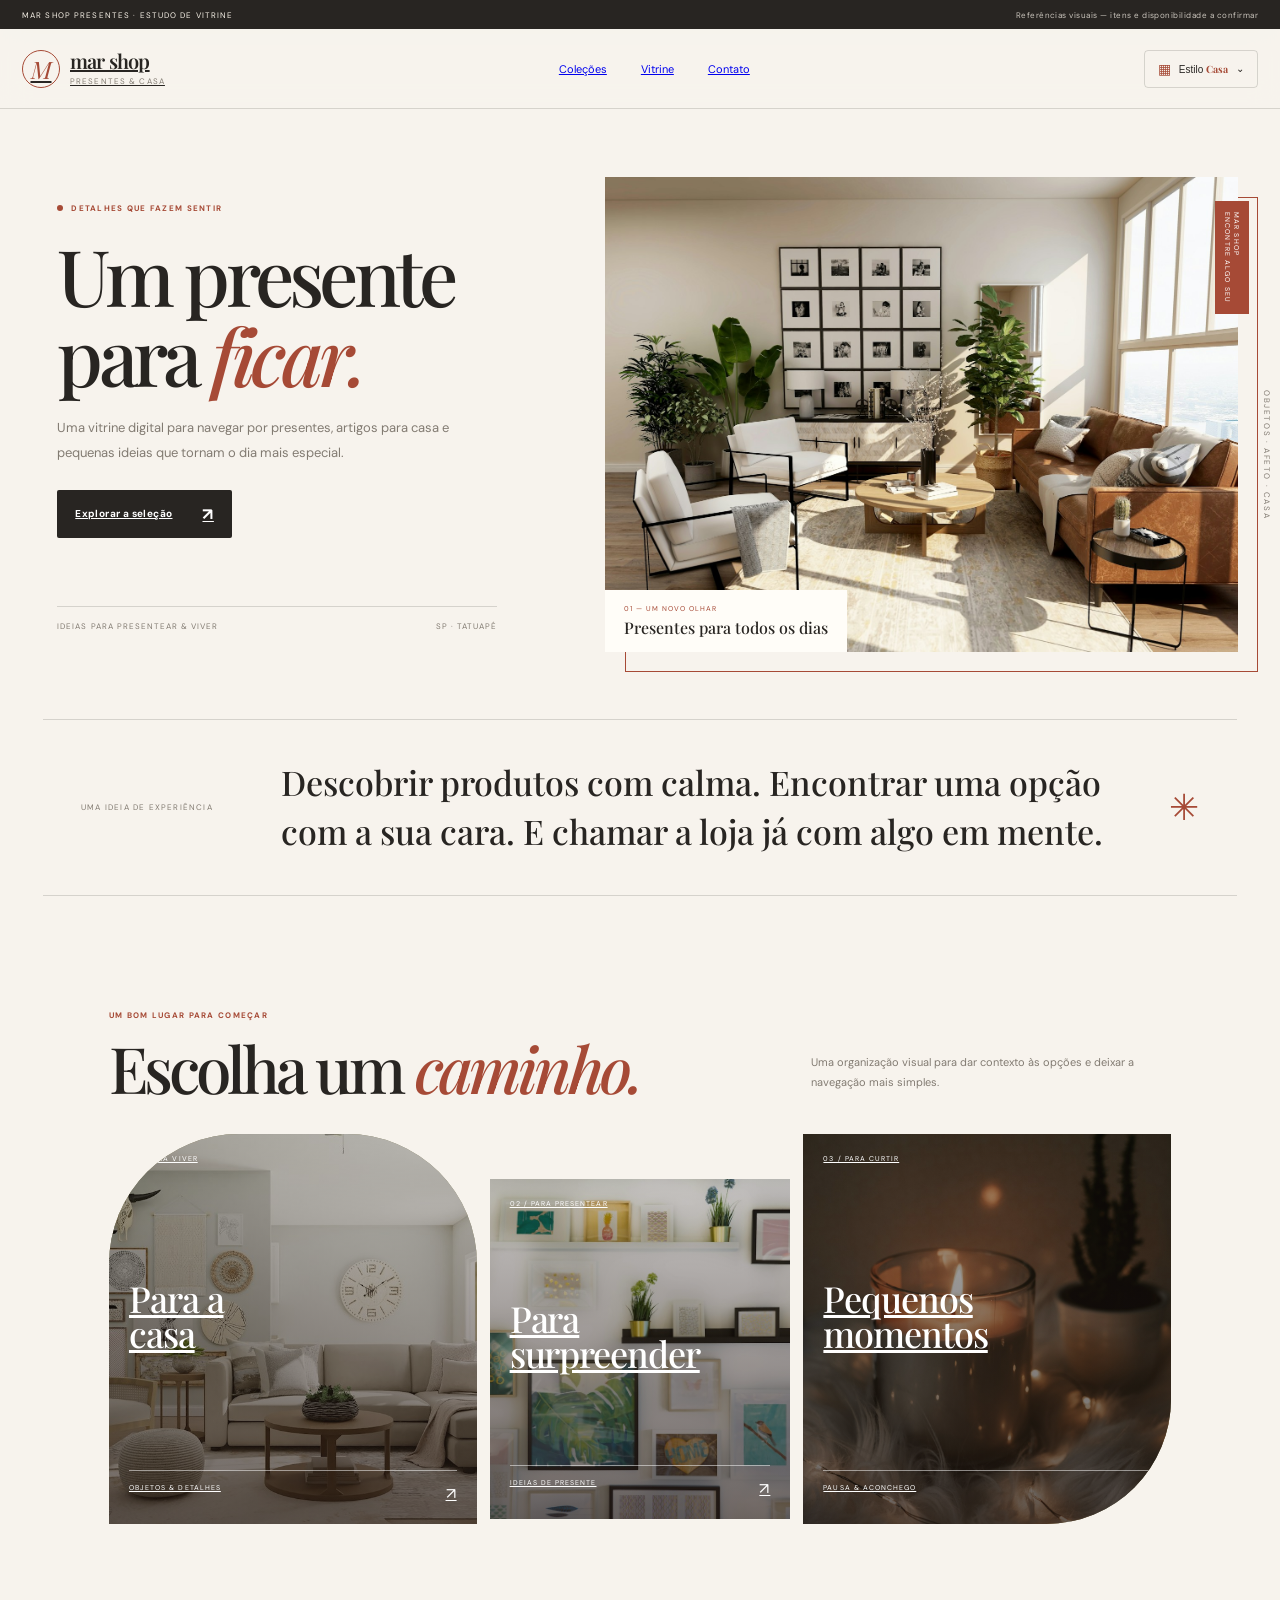
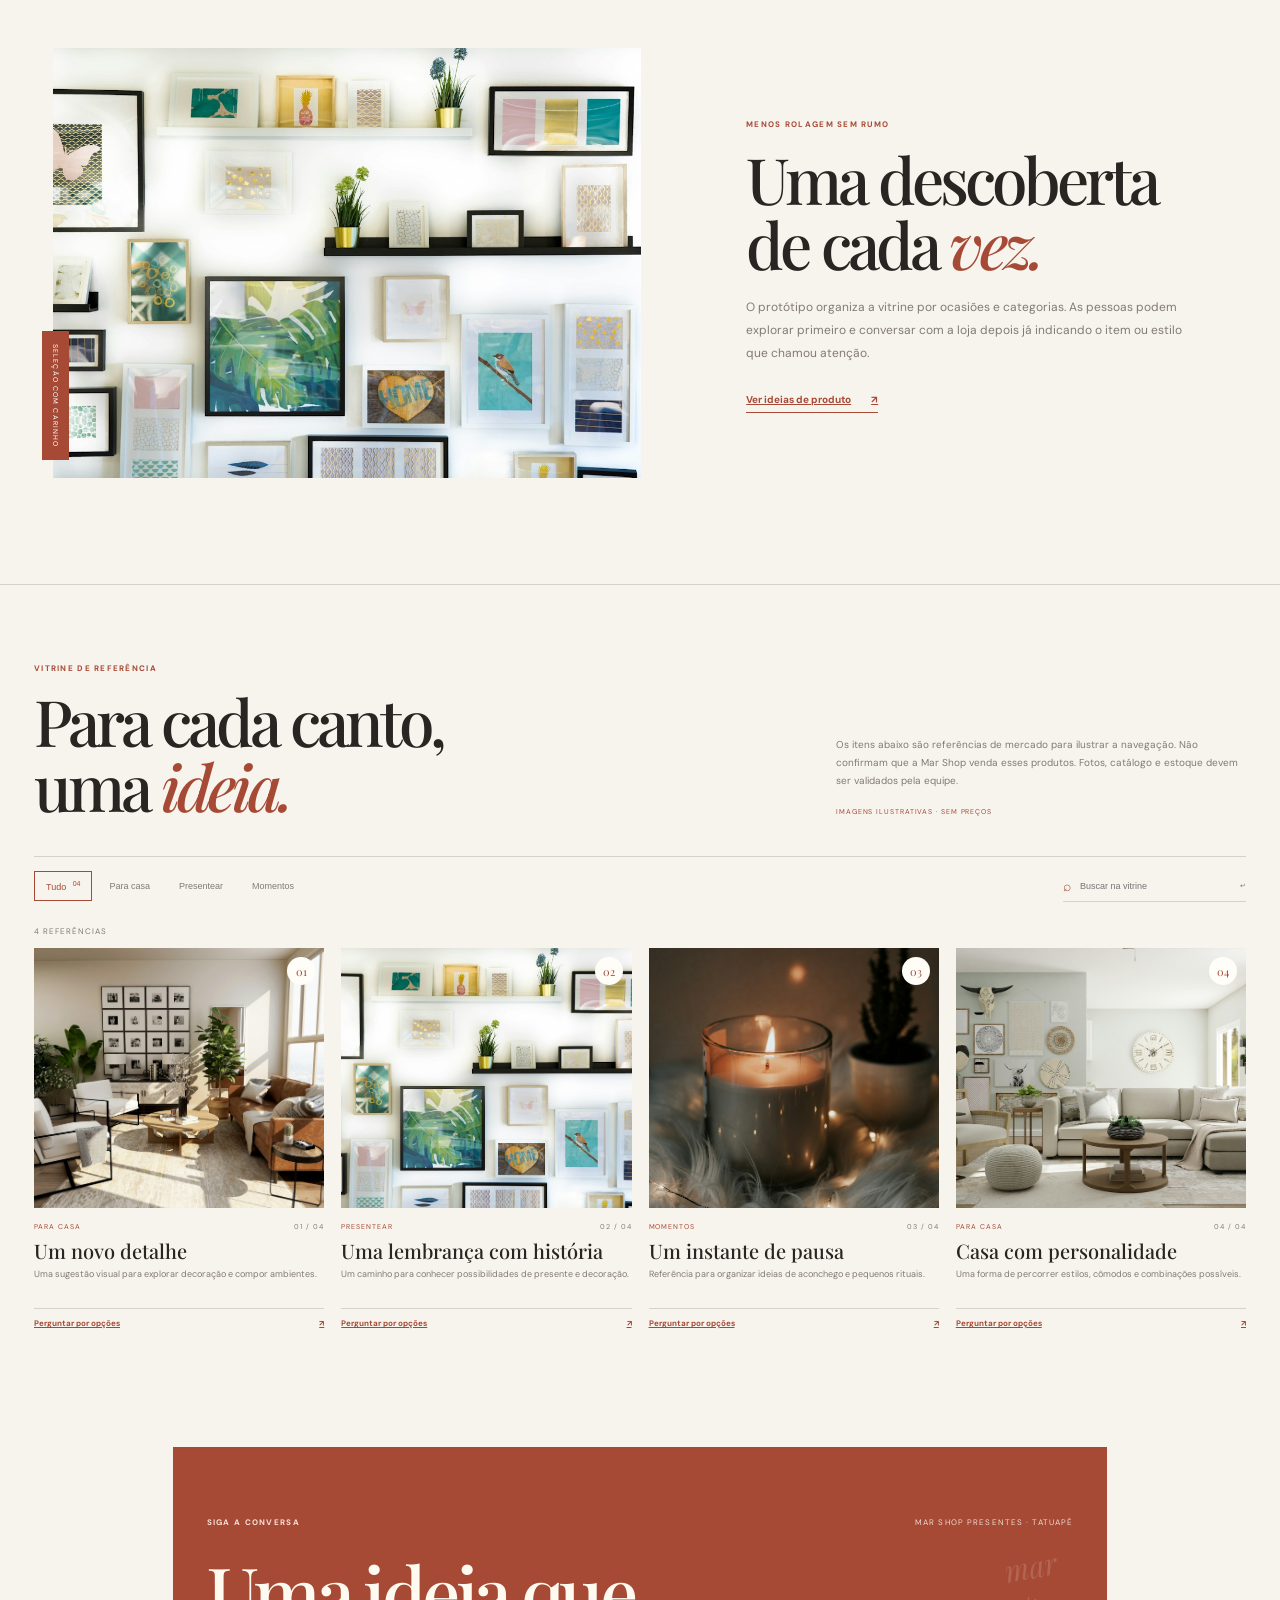
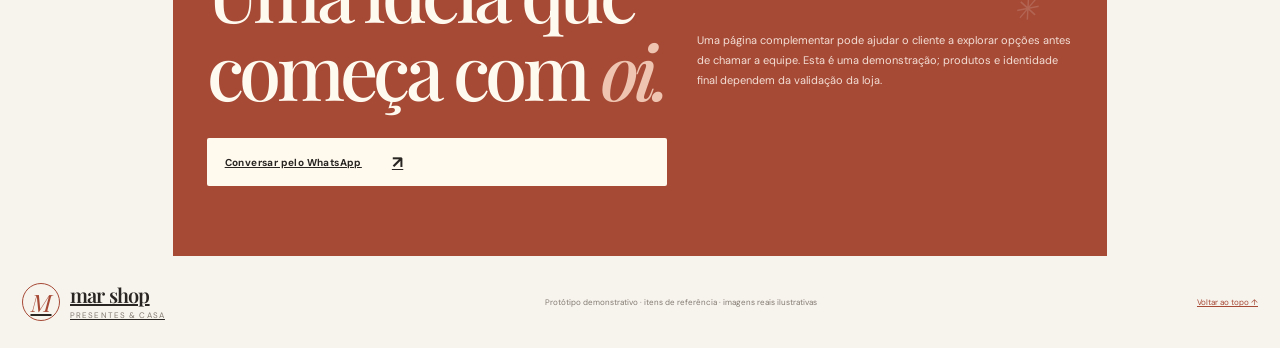
<file: index.html>
<!doctype html>
<html lang="pt-BR">
<head>
 <meta charset="utf-8"><meta name="viewport" content="width=device-width, initial-scale=1"><meta name="theme-color" content="#f7f3ed"><meta name="description" content="Estudo de uma vitrine digital para Mar Shop Presentes: ideias para descobrir presentes e artigos para casa.">
 <title>Mar Shop Presentes — ideias para casa e para dar</title>
 <link rel="preconnect" href="https://fonts.googleapis.com"><link rel="preconnect" href="https://fonts.gstatic.com" crossorigin><link href="https://fonts.googleapis.com/css2?family=DM+Sans:wght@400;500;600;700&family=Playfair+Display:ital,wght@0,500;0,600;0,700;1,500;1,600&display=swap" rel="stylesheet"><link rel="stylesheet" href="styles.css">
</head>
<body data-layout="casa">
 <div class="prototype-note"><span>MAR SHOP PRESENTES · ESTUDO DE VITRINE</span><span>Referências visuais — itens e disponibilidade a confirmar</span></div>
 <header class="header"><a href="#inicio" class="brand"><span class="brand-symbol">M</span><span><b>mar shop</b><small>presentes & casa</small></span></a><nav class="nav" id="nav"><a href="#colecoes">Coleções</a><a href="#vitrine">Vitrine</a><a href="#contato">Contato</a></nav><div class="header-right"><div class="design-menu-wrap"><button id="style-toggle" class="style-toggle" aria-expanded="false" aria-controls="style-menu"><span class="grid-icon">▦</span><span>Estilo <b id="style-name">Casa</b></span><span>⌄</span></button><div class="style-menu" id="style-menu" hidden><p>Selecione uma estrutura</p><button data-style="casa" class="style-option selected"><b>01</b><span><strong>Casa</strong><small>Editorial e acolhedor</small></span></button><button data-style="achados" class="style-option"><b>02</b><span><strong>Achados</strong><small>Galeria visual por ambiente</small></span></button><button data-style="guia" class="style-option"><b>03</b><span><strong>Guia</strong><small>Escolha direta por ocasião</small></span></button></div></div><button class="nav-toggle" aria-label="Abrir menu" aria-expanded="false">☰</button></div></header>
 <main id="inicio">
  <section class="hero section" id="hero"><div class="hero-text"><span class="eyebrow"><i></i> Detalhes que fazem sentir</span><h1>Um presente<br>para <em>ficar.</em></h1><p>Uma vitrine digital para navegar por presentes, artigos para casa e pequenas ideias que tornam o dia mais especial.</p><a class="pill dark" href="#colecoes">Explorar a seleção <span>↗</span></a><div class="hero-caption"><span>IDEIAS PARA PRESENTEAR & VIVER</span><span>SP · TATUAPÉ</span></div></div><figure class="hero-visual"><img src="assets/warm-home.jpg" alt="Sala acolhedora com decoração neutra, plantas e objetos para casa" fetchpriority="high"><figcaption><span>01 — UM NOVO OLHAR</span><b>Presentes para todos os dias</b></figcaption><span class="vertical-stamp">MAR SHOP<br>ENCONTRE ALGO SEU</span></figure><div class="hero-side">OBJETOS · AFETO · CASA</div></section>
  <section class="intro section"><span class="intro-kicker">UMA IDEIA DE EXPERIÊNCIA</span><p>Descobrir produtos com calma. Encontrar uma opção com a sua cara. E chamar a loja já com algo em mente.</p><span class="intro-mark">✳</span></section>
  <section class="collections section" id="colecoes"><div class="section-top"><div><span class="eyebrow">Um bom lugar para começar</span><h2>Escolha um <em>caminho.</em></h2></div><p>Uma organização visual para dar contexto às opções e deixar a navegação mais simples.</p></div><div class="collection-grid"><a href="#vitrine" class="collection-card collection-home" data-collection="para-casa"><img src="assets/decor-table.jpg" alt="Interior decorado com móveis e detalhes de casa" loading="lazy"><span class="collection-top">01 / PARA VIVER</span><strong>Para a<br>casa</strong><span class="collection-bottom">OBJETOS & DETALHES <i>↗</i></span></a><a href="#vitrine" class="collection-card collection-gift" data-collection="presentear"><img src="assets/gift-vase.jpg" alt="Parede decorada com quadros e objetos para presentear" loading="lazy"><span class="collection-top">02 / PARA PRESENTEAR</span><strong>Para<br>surpreender</strong><span class="collection-bottom">IDEIAS DE PRESENTE <i>↗</i></span></a><a href="#vitrine" class="collection-card collection-moment" data-collection="momentos"><img src="assets/candle-gift.jpg" alt="Vela acesa e pequenos detalhes para criar um ambiente acolhedor" loading="lazy"><span class="collection-top">03 / PARA CURTIR</span><strong>Pequenos<br>momentos</strong><span class="collection-bottom">PAUSA & ACONCHEGO <i>↗</i></span></a></div></section>
  <section class="manifesto section"><div class="manifesto-image"><img src="assets/gift-vase.jpg" alt="Detalhes de decoração de parede e objetos para casa" loading="lazy"><span>SELEÇÃO COM CARINHO</span></div><div class="manifesto-copy"><span class="eyebrow">Menos rolagem sem rumo</span><h2>Uma descoberta<br>de cada <em>vez.</em></h2><p>O protótipo organiza a vitrine por ocasiões e categorias. As pessoas podem explorar primeiro e conversar com a loja depois já indicando o item ou estilo que chamou atenção.</p><a class="line-link" href="#vitrine">Ver ideias de produto <span>↗</span></a></div></section>
  <section class="catalog section" id="vitrine"><div class="catalog-head"><div><span class="eyebrow">Vitrine de referência</span><h2>Para cada canto,<br>uma <em>ideia.</em></h2></div><div class="catalog-note"><p>Os itens abaixo são referências de mercado para ilustrar a navegação. Não confirmam que a Mar Shop venda esses produtos. Fotos, catálogo e estoque devem ser validados pela equipe.</p><span>IMAGENS ILUSTRATIVAS · SEM PREÇOS</span></div></div><div class="catalog-controls"><div class="filters"><button class="filter active" data-filter="todos" aria-pressed="true">Tudo <sup>04</sup></button><button class="filter" data-filter="para-casa" aria-pressed="false">Para casa</button><button class="filter" data-filter="presentear" aria-pressed="false">Presentear</button><button class="filter" data-filter="momentos" aria-pressed="false">Momentos</button></div><label class="search"><span>⌕</span><input id="search" type="search" placeholder="Buscar na vitrine" aria-label="Buscar na vitrine"><kbd>↵</kbd></label></div><div class="count" id="count" aria-live="polite">4 referências</div><div class="items-grid" id="items-grid">
   <article class="item" data-category="para-casa" data-search="sala decoração almofadas casa"><a class="item-image" href="#contato" data-interest="decoração para casa"><img src="assets/warm-home.jpg" alt="Sala aconchegante com móveis e objetos de decoração" loading="lazy"><span>01</span></a><div class="item-overline"><span>PARA CASA</span><span>01 / 04</span></div><h3>Um novo detalhe</h3><p>Uma sugestão visual para explorar decoração e compor ambientes.</p><a href="#contato" class="item-link" data-interest="decoração para casa">Perguntar por opções <span>↗</span></a></article>
   <article class="item" data-category="presentear" data-search="quadros presentes objetos parede"><a class="item-image" href="#contato" data-interest="presentes e objetos"><img src="assets/gift-vase.jpg" alt="Quadros e objetos decorativos em uma parede clara" loading="lazy"><span>02</span></a><div class="item-overline"><span>PRESENTEAR</span><span>02 / 04</span></div><h3>Uma lembrança com história</h3><p>Um caminho para conhecer possibilidades de presente e decoração.</p><a href="#contato" class="item-link" data-interest="presentes e objetos">Perguntar por opções <span>↗</span></a></article>
   <article class="item" data-category="momentos" data-search="vela aconchego descanso aromatizador"><a class="item-image" href="#contato" data-interest="itens para momentos especiais"><img src="assets/candle-gift.jpg" alt="Vela iluminando um ambiente acolhedor" loading="lazy"><span>03</span></a><div class="item-overline"><span>MOMENTOS</span><span>03 / 04</span></div><h3>Um instante de pausa</h3><p>Referência para organizar ideias de aconchego e pequenos rituais.</p><a href="#contato" class="item-link" data-interest="itens para momentos especiais">Perguntar por opções <span>↗</span></a></article>
   <article class="item" data-category="para-casa" data-search="móveis sala decoração ambiente casa"><a class="item-image" href="#contato" data-interest="artigos para casa"><img src="assets/decor-table.jpg" alt="Ambiente doméstico com decoração em tons neutros" loading="lazy"><span>04</span></a><div class="item-overline"><span>PARA CASA</span><span>04 / 04</span></div><h3>Casa com personalidade</h3><p>Uma forma de percorrer estilos, cômodos e combinações possíveis.</p><a href="#contato" class="item-link" data-interest="artigos para casa">Perguntar por opções <span>↗</span></a></article>
  </div><p class="empty" id="empty" hidden>Nenhuma referência encontrada. Experimente outro termo ou categoria.</p></section>
  <section class="contact section" id="contato"><div class="contact-top"><span class="eyebrow">Siga a conversa</span><span>MAR SHOP PRESENTES · TATUAPÉ</span></div><div class="contact-body"><h2>Uma ideia que<br>começa com <em>oi.</em></h2><p>Uma página complementar pode ajudar o cliente a explorar opções antes de chamar a equipe. Esta é uma demonstração; produtos e identidade final dependem da validação da loja.</p><a class="pill light" href="https://wa.me/551122962700?text=Ol%C3%A1%2C%20vim%20pelo%20prot%C3%B3tipo%20da%20Mar%20Shop%20Presentes%20e%20quero%20conversar." target="_blank" rel="noreferrer">Conversar pelo WhatsApp <span>↗</span></a></div><span class="contact-ornament">mar<br>✳</span></section>
 </main><footer class="footer"><a href="#inicio" class="brand"><span class="brand-symbol">M</span><span><b>mar shop</b><small>presentes & casa</small></span></a><p>Protótipo demonstrativo · itens de referência · imagens reais ilustrativas</p><a href="#inicio">Voltar ao topo ↑</a></footer><script src="app.js"></script>
</body></html>
</file>
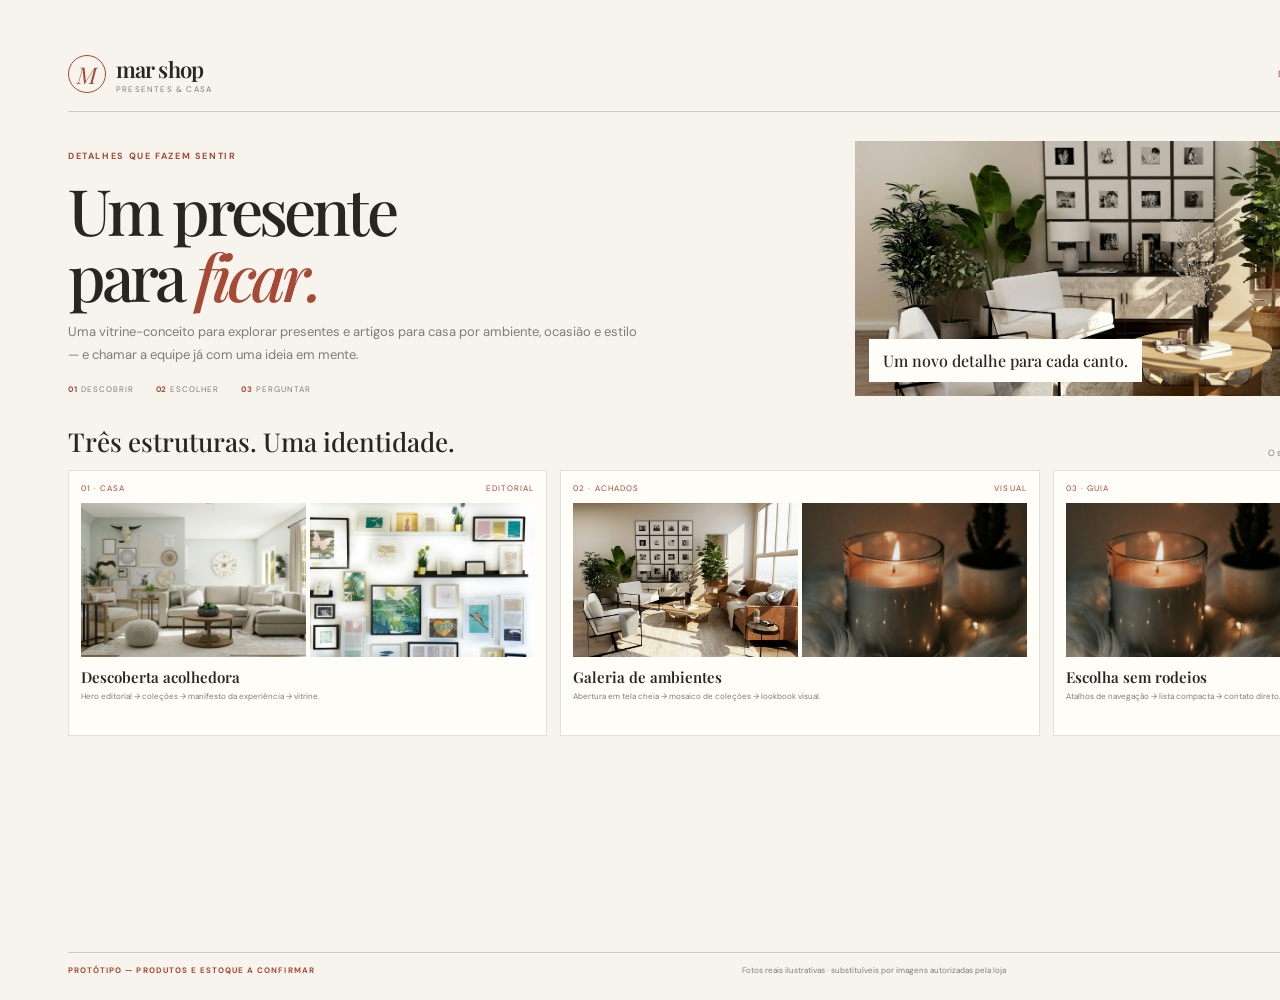
<file: presentation/board.html>
<!doctype html><html lang="pt-BR"><head><meta charset="utf-8"><meta name="viewport" content="width=device-width, initial-scale=1"><title>Mar Shop Presentes — prancha do protótipo</title><link rel="preconnect" href="https://fonts.googleapis.com"><link href="https://fonts.googleapis.com/css2?family=DM+Sans:wght@400;500;600;700&family=Playfair+Display:ital,wght@0,500;0,600;0,700;1,500;1,600&display=swap" rel="stylesheet"><style>*{box-sizing:border-box}body{margin:0;background:#e9e4dc;color:#282522;font-family:'DM Sans',Arial,sans-serif}.board{width:1600px;height:1000px;margin:0 auto;background:#f7f3ed;padding:54px 68px;position:relative;overflow:hidden}.top{display:flex;justify-content:space-between;align-items:center;border-bottom:1px solid #28252233;padding-bottom:17px}.brand{display:flex;align-items:center;gap:10px}.mark{width:38px;height:38px;border:1px solid #a64a36;border-radius:50%;display:grid;place-items:center;font:italic 23px 'Playfair Display';color:#a64a36}.brand b{font:600 22px 'Playfair Display';letter-spacing:-.04em}.brand small{display:block;font-size:8px;letter-spacing:.15em;text-transform:uppercase;color:#827b72}.top>span{font-size:9px;letter-spacing:.15em;text-transform:uppercase;color:#a64a36}.main{display:grid;grid-template-columns:1fr .9fr;gap:35px;align-items:center;padding-top:29px}.kicker{font-size:9px;letter-spacing:.18em;color:#a64a36;font-weight:700;text-transform:uppercase}.headline{font:500 64px/1.02 'Playfair Display';letter-spacing:-.06em;margin:13px 0}.headline em{color:#a64a36}.dek{font-size:13px;line-height:1.75;color:#827b72;max-width:580px}.proof{display:flex;gap:22px;margin-top:17px;font-size:8px;letter-spacing:.12em;text-transform:uppercase;color:#827b72}.proof b{color:#a64a36}.hero-shot{height:255px;position:relative;overflow:hidden}.hero-shot img{width:100%;height:100%;object-fit:cover}.caption{position:absolute;bottom:14px;left:14px;background:#fffdf8;padding:11px 14px;font:500 16px 'Playfair Display'}.side-label{position:absolute;right:15px;top:13px;writing-mode:vertical-rl;background:#a64a36;color:white;padding:10px 8px;font-size:7px;letter-spacing:.15em}.designs{margin-top:28px}.design-head{display:flex;justify-content:space-between;align-items:end;margin-bottom:11px}.design-head h2{font:500 26px 'Playfair Display';margin:0}.design-head p{font-size:9px;color:#827b72;margin:0}.cards{display:grid;grid-template-columns:repeat(3,1fr);gap:13px}.card{height:266px;background:#fffdf8;border:1px solid #28252222;padding:12px;overflow:hidden}.card-top{display:flex;justify-content:space-between;font-size:8px;color:#a64a36;letter-spacing:.13em;text-transform:uppercase}.mini{height:154px;margin-top:10px;display:grid;grid-template-columns:1fr 1fr;grid-template-rows:repeat(2,minmax(0,1fr));gap:4px;overflow:hidden}.mini img{width:100%;height:100%;object-fit:cover}.mini img:first-child,.mini img:nth-child(2){grid-row:span 2}.card h3{font:600 15px 'Playfair Display';margin:10px 0 3px}.card p{font-size:8px;line-height:1.5;color:#827b72;margin:0}.palette{position:absolute;right:70px;bottom:52px;display:flex;align-items:center;gap:7px}.swatch{width:17px;height:17px;border-radius:50%;border:1px solid #28252222}.swatch:nth-child(1){background:#282522}.swatch:nth-child(2){background:#a64a36}.swatch:nth-child(3){background:#76704a}.swatch:nth-child(4){background:#ead0c5}.swatch:nth-child(5){background:#f7f3ed}.palette span{font-size:7px;letter-spacing:.12em;color:#827b72;margin-right:5px}.bottom{position:absolute;left:68px;right:68px;bottom:25px;display:flex;justify-content:space-between;border-top:1px solid #28252233;padding-top:12px;font-size:8px;color:#827b72}.bottom strong{color:#a64a36;letter-spacing:.13em;text-transform:uppercase}.print-note{position:absolute;right:-98px;top:350px;transform:rotate(90deg);font:italic 14px 'Playfair Display';color:#a64a362b}@media print{body{background:white}.board{margin:0}}
</style></head><body><article class="board"><div class="print-note">objetos & afeto</div><header class="top"><div class="brand"><span class="mark">M</span><span><b>mar shop</b><small>presentes & casa</small></span></div><span>Estudo de experiência digital · Tatuapé / SP</span></header><section class="main"><div><span class="kicker">Detalhes que fazem sentir</span><h1 class="headline">Um presente<br>para <em>ficar.</em></h1><p class="dek">Uma vitrine-conceito para explorar presentes e artigos para casa por ambiente, ocasião e estilo — e chamar a equipe já com uma ideia em mente.</p><div class="proof"><span><b>01</b> Descobrir</span><span><b>02</b> Escolher</span><span><b>03</b> Perguntar</span></div></div><div class="hero-shot"><img src="../assets/warm-home.jpg" alt="Sala acolhedora ilustrativa"><span class="side-label">MAR SHOP · CASA & PRESENTES</span><span class="caption">Um novo detalhe para cada canto.</span></div></section><section class="designs"><div class="design-head"><h2>Três estruturas. Uma identidade.</h2><p>O seletor muda o percurso de navegação — não somente a cor.</p></div><div class="cards"><article class="card"><div class="card-top"><span>01 · Casa</span><span>Editorial</span></div><div class="mini"><img src="../assets/decor-table.jpg" alt=""><img src="../assets/gift-vase.jpg" alt=""></div><h3>Descoberta acolhedora</h3><p>Hero editorial → coleções → manifesto da experiência → vitrine.</p></article><article class="card"><div class="card-top"><span>02 · Achados</span><span>Visual</span></div><div class="mini"><img src="../assets/warm-home.jpg" alt=""><img src="../assets/candle-gift.jpg" alt=""></div><h3>Galeria de ambientes</h3><p>Abertura em tela cheia → mosaico de coleções → lookbook visual.</p></article><article class="card"><div class="card-top"><span>03 · Guia</span><span>Por ocasião</span></div><div class="mini"><img src="../assets/candle-gift.jpg" alt=""><img src="../assets/gift-vase.jpg" alt=""></div><h3>Escolha sem rodeios</h3><p>Atalhos de navegação → lista compacta → contato direto.</p></article></div></section><div class="palette"><span>PALETA SUGERIDA</span><i class="swatch"></i><i class="swatch"></i><i class="swatch"></i><i class="swatch"></i><i class="swatch"></i></div><footer class="bottom"><strong>Protótipo — produtos e estoque a confirmar</strong><span>Fotos reais ilustrativas · substituíveis por imagens autorizadas pela loja</span><span>MAR SHOP / CONCEITO 01</span></footer></article></body></html>
</file>
<file: styles.css>
:root{--bg:#f7f3ed;--paper:#fffdf8;--ink:#282522;--muted:#827b72;--rust:#a64a36;--rust2:#ead0c5;--olive:#76704a;--sand:#e8dfd1;--line:rgba(40,37,34,.16);--serif:'Playfair Display',Georgia,serif;--sans:'DM Sans',Arial,sans-serif;--max:1300px}*{box-sizing:border-box}html{scroll-behavior:smooth}body{margin:0;background:var(--bg);color:var(--ink);font-family:var(--sans);font-size:14px}.prototype-note{height:29px;display:flex;align-items:center;justify-content:space-between;background:var(--ink);color:#f8f2e8;padding:0 max(22px,calc((100vw - var(--max))/2));font-size:8px;letter-spacing:.14em}.prototype-note span:last-child{letter-spacing:.06em;opacity:.78}.header{height:80px;position:sticky;top:0;z-index:20;background:#f7f3edeb;backdrop-filter:blur(14px);border-bottom:1px solid var(--line);display:flex;align-items:center;justify-content:space-between;padding:0 max(22px,calc((100vw - var(--max))/2))}.brand{display:flex;gap:10px;align-items:center;color:var(--ink)}.brand-symbol{width:38px;height:38px;border:1px solid var(--rust);border-radius:50%;display:grid;place-items:center;color:var(--rust);font:italic 24px var(--serif)}.brand b{font:600 20px var(--serif);display:block;line-height:1;letter-spacing:-.04em}.brand small{font-size:8px;letter-spacing:.14em;text-transform:uppercase;color:var(--muted);display:block;margin-top:5px}.nav{display:flex;gap:34px;font-size:11px}.nav a:hover,.footer>a:last-child:hover{color:var(--rust)}.header-right{display:flex;align-items:center;gap:14px}.design-menu-wrap{position:relative}.style-toggle{display:flex;align-items:center;gap:8px;padding:10px 13px;background:transparent;border:1px solid var(--line);border-radius:4px;font-size:10px;color:var(--ink);cursor:pointer}.style-toggle b{font-family:var(--serif);color:var(--rust)}.grid-icon{font-size:14px;color:var(--rust)}.style-menu{position:absolute;right:0;top:calc(100% + 10px);width:248px;background:var(--paper);box-shadow:0 16px 44px #34291d28;border:1px solid var(--line);padding:13px;animation:drop .2s ease-out}.style-menu[hidden]{display:none}.style-menu p{font-size:8px;letter-spacing:.15em;text-transform:uppercase;color:var(--muted);margin:2px 7px 9px}.style-option{width:100%;border:0;background:none;text-align:left;display:flex;align-items:center;gap:12px;padding:10px 8px;cursor:pointer;color:var(--ink)}.style-option:hover,.style-option.selected{background:#f0e6dc}.style-option>b{font-size:10px;color:var(--rust);font-family:var(--serif)}.style-option strong,.style-option small{display:block}.style-option strong{font-size:11px}.style-option small{font-size:9px;color:var(--muted);margin-top:3px}.nav-toggle{display:none;background:none;border:0;font-size:20px;color:var(--ink)}main{overflow:hidden}.section{max-width:var(--max);margin:auto}.hero{display:grid;grid-template-columns:.9fr 1.1fr;align-items:center;gap:45px;min-height:610px;padding:65px 34px;position:relative}.hero-text{padding-left:3%;position:relative;z-index:2}.eyebrow{display:inline-flex;align-items:center;gap:8px;color:var(--rust);font-size:8px;letter-spacing:.16em;text-transform:uppercase;font-weight:700}.eyebrow i{width:6px;height:6px;background:var(--rust);border-radius:50%}.hero h1,.section-top h2,.manifesto h2,.catalog-head h2,.contact h2{font:500 clamp(54px,6.1vw,84px)/1.02 var(--serif);letter-spacing:-.06em;margin:21px 0}.hero h1 em,.section-top h2 em,.manifesto h2 em,.catalog-head h2 em,.contact h2 em{color:var(--rust);font-weight:500}.hero-text>p{color:var(--muted);font-size:13px;line-height:1.9;max-width:400px;margin:0 0 24px}.pill{display:inline-flex;align-items:center;gap:30px;padding:13px 18px;border-radius:2px;font-size:10px;letter-spacing:.04em;font-weight:700;transition:transform .22s,background .22s}.pill:hover{transform:translateY(-3px)}.pill span{font-size:17px}.pill.dark{background:var(--ink);color:white}.pill.dark:hover{background:var(--rust)}.hero-caption{max-width:440px;border-top:1px solid var(--line);padding-top:14px;margin-top:68px;display:flex;justify-content:space-between;font-size:8px;letter-spacing:.13em;color:var(--muted)}.hero-visual{height:475px;position:relative;margin:0;background:#d9d0c1}.hero-visual:before{content:"";position:absolute;inset:20px -20px -20px 20px;border:1px solid var(--rust);pointer-events:none}.hero-visual img{width:100%;height:100%;object-fit:cover;display:block;position:relative}.hero-visual figcaption{position:absolute;bottom:0;left:0;background:var(--paper);padding:14px 19px;display:grid;gap:4px;min-width:215px}.hero-visual figcaption span{font-size:7px;color:var(--rust);letter-spacing:.14em}.hero-visual figcaption b{font:500 16px var(--serif)}.vertical-stamp{position:absolute;right:-11px;top:24px;writing-mode:vertical-rl;background:var(--rust);color:white;padding:11px 8px;font-size:7px;letter-spacing:.16em}.hero-side{position:absolute;right:0;top:46%;writing-mode:vertical-rl;font-size:8px;letter-spacing:.2em;color:var(--muted)}.intro{display:grid;grid-template-columns:.6fr 3fr auto;align-items:center;gap:28px;padding:38px 38px;border-top:1px solid var(--line);border-bottom:1px solid var(--line)}.intro-kicker{font-size:8px;letter-spacing:.15em;color:var(--muted)}.intro p{font:500 clamp(22px,2.8vw,34px)/1.45 var(--serif);max-width:860px;margin:0}.intro-mark{font-size:36px;color:var(--rust)}.collections{padding:108px 34px 100px}.section-top{display:grid;grid-template-columns:1fr 1fr;align-items:end;margin-bottom:34px}.section-top h2,.catalog-head h2{font-size:clamp(43px,5vw,65px);margin:13px 0 0}.section-top>p{font-size:11px;color:var(--muted);line-height:1.8;max-width:360px;justify-self:end;margin-bottom:7px}.collection-grid{display:grid;grid-template-columns:1.1fr .9fr 1.1fr;gap:13px;align-items:start}.collection-card{height:390px;position:relative;display:flex;flex-direction:column;justify-content:space-between;padding:20px;color:white;overflow:hidden;background:var(--olive);isolation:isolate}.collection-card:after{content:"";position:absolute;inset:0;background:linear-gradient(180deg,#261c1640,#251813a8);z-index:-1;transition:opacity .3s}.collection-card:hover:after{opacity:.68}.collection-card img{position:absolute;inset:0;width:100%;height:100%;object-fit:cover;z-index:-2;transition:transform .65s}.collection-card:hover img{transform:scale(1.05)}.collection-home{border-radius:130px 130px 0 0}.collection-gift{height:340px;margin-top:45px}.collection-moment{border-radius:0 0 125px 0}.collection-top,.collection-bottom{font-size:7px;letter-spacing:.15em}.collection-card strong{font:500 36px/.97 var(--serif);letter-spacing:-.03em}.collection-bottom{border-top:1px solid #ffffff80;padding-top:12px;display:flex;justify-content:space-between}.collection-bottom i{font-size:16px;font-style:normal}.manifesto{padding:24px 34px 106px;display:grid;grid-template-columns:1.1fr .9fr;gap:9%;align-items:center}.manifesto-image{height:430px;position:relative}.manifesto-image img{width:100%;height:100%;object-fit:cover}.manifesto-image span{position:absolute;left:-11px;bottom:18px;writing-mode:vertical-rl;background:var(--rust);color:white;padding:13px 9px;font-size:7px;letter-spacing:.16em}.manifesto-copy{padding-right:8%}.manifesto h2{font-size:clamp(45px,5vw,68px);margin:15px 0}.manifesto-copy p{font-size:12px;line-height:1.9;color:var(--muted);max-width:440px;margin:20px 0 24px}.line-link{display:inline-flex;gap:20px;align-items:center;border-bottom:1px solid var(--rust);padding-bottom:6px;color:var(--rust);font-size:10px;font-weight:700}.catalog{padding:72px 34px 110px;border-top:1px solid var(--line)}.catalog-head{display:grid;grid-template-columns:1.1fr .9fr;gap:35px;align-items:end}.catalog-note{max-width:410px;justify-self:end}.catalog-note p{font-size:10px;line-height:1.8;color:var(--muted);margin:0 0 10px}.catalog-note span{color:var(--rust);font-size:7px;letter-spacing:.13em}.catalog-controls{display:flex;justify-content:space-between;align-items:center;gap:15px;margin-top:38px;border-top:1px solid var(--line);padding-top:13px}.filters{display:flex;gap:5px;flex-wrap:wrap}.filter{border:1px solid transparent;padding:8px 11px;background:transparent;color:var(--muted);font-size:9px;cursor:pointer}.filter:hover,.filter.active{color:var(--rust);border-color:var(--rust)}.filter sup{font-size:7px;margin-left:4px}.search{display:flex;align-items:center;gap:7px;border-bottom:1px solid var(--line);height:32px;color:var(--rust)}.search input{border:0;outline:0;background:transparent;font-size:9px;width:155px;color:var(--ink)}.search kbd{font-size:7px;color:var(--muted)}.count{margin:24px 0 12px;color:var(--muted);font-size:8px;letter-spacing:.13em;text-transform:uppercase}.items-grid{display:grid;grid-template-columns:repeat(4,1fr);gap:17px}.item-image{position:relative;height:260px;display:block;overflow:hidden;background:var(--sand)}.item-image img{width:100%;height:100%;object-fit:cover;display:block;transition:transform .55s}.item-image:hover img{transform:scale(1.045)}.item-image>span{position:absolute;right:9px;top:9px;background:var(--paper);width:28px;height:28px;border-radius:50%;display:grid;place-items:center;color:var(--rust);font:11px var(--serif)}.item-overline{display:flex;justify-content:space-between;margin-top:14px;font-size:7px;letter-spacing:.14em;color:var(--rust)}.item-overline span:last-child{color:var(--muted)}.item h3{font:500 20px/1.1 var(--serif);margin:9px 0 5px}.item p{font-size:9px;line-height:1.7;color:var(--muted);min-height:32px;margin:0 0 9px}.item-link{display:flex;justify-content:space-between;border-top:1px solid var(--line);padding:9px 0;color:var(--rust);font-size:8px;font-weight:700}.empty{border:1px dashed var(--line);padding:22px;color:var(--muted);font-size:11px}.contact{max-width:none;background:var(--rust);color:#fffaf0;padding:70px max(34px,calc((100vw - 1232px)/2));position:relative;overflow:hidden}.contact-top{display:flex;justify-content:space-between;font-size:8px;letter-spacing:.14em;color:#f1dacf}.contact .eyebrow{color:#fae2d7}.contact-body{display:grid;grid-template-columns:1.1fr .9fr;align-items:end;gap:30px;margin-top:26px}.contact h2{font-size:clamp(47px,6vw,76px);margin:0}.contact h2 em{color:#efc5b1}.contact-body p{font-size:11px;line-height:1.8;color:#f4dfd5;max-width:390px;margin:0 0 18px}.pill.light{background:#fff9ee;color:var(--ink)}.contact-ornament{position:absolute;right:5%;top:24%;font:italic 30px var(--serif);color:#ffffff26;transform:rotate(-11deg)}.footer{display:flex;align-items:center;justify-content:space-between;gap:15px;padding:27px max(22px,calc((100vw - var(--max))/2));font-size:8px;color:var(--muted)}.footer p{text-align:center}.footer>a:last-child{color:var(--rust)}.section.reveal{opacity:0;transform:translateY(18px);transition:.7s opacity,.7s transform}.section.reveal.visible{opacity:1;transform:none}body.switching main{opacity:.65;transform:translateY(4px)}main{transition:.22s opacity,.22s transform}
/* 02 Achados: edge-to-edge photo wall, category strip and stacked lookbook. */
body[data-layout="achados"] .hero{max-width:none;height:660px;min-height:0;padding:0;display:block;background:var(--ink);color:white}body[data-layout="achados"] .hero-visual{position:absolute;inset:0;height:auto;margin:0;opacity:.52}body[data-layout="achados"] .hero-visual:before{display:none}body[data-layout="achados"] .hero-visual img{height:100%;object-position:center 48%}body[data-layout="achados"] .hero-visual figcaption{bottom:28px;left:auto;right:max(34px,calc((100vw - 1232px)/2))}body[data-layout="achados"] .hero-text{position:absolute;left:max(35px,calc((100vw - 1232px)/2));bottom:70px;padding:0;max-width:650px}body[data-layout="achados"] .hero h1{font-size:clamp(64px,8vw,110px)}body[data-layout="achados"] .hero h1 em{color:#efc5b1}body[data-layout="achados"] .hero-text>p{color:#f2e9df}body[data-layout="achados"] .hero-caption,body[data-layout="achados"] .hero-side{display:none}body[data-layout="achados"] .pill.dark{background:#fff9ef;color:var(--ink)}body[data-layout="achados"] .intro{display:none}body[data-layout="achados"] .collections{padding-top:70px}body[data-layout="achados"] .collection-grid{grid-template-columns:1fr 1.25fr 1fr;align-items:stretch}body[data-layout="achados"] .collection-card{height:420px;border-radius:0;margin:0}body[data-layout="achados"] .collection-gift{height:420px}body[data-layout="achados"] .manifesto{padding-top:0;grid-template-columns:.7fr 1.3fr}body[data-layout="achados"] .manifesto-image{height:330px}body[data-layout="achados"] .manifesto-copy{order:-1}body[data-layout="achados"] .catalog{background:#ebe4d9;max-width:none;padding-left:max(34px,calc((100vw - 1232px)/2));padding-right:max(34px,calc((100vw - 1232px)/2))}body[data-layout="achados"] .items-grid{grid-template-columns:repeat(3,1fr)}body[data-layout="achados"] .item-image{height:320px}
/* 03 Guia: occasion-first choices, horizontal suggestions and direct consultation. */
body[data-layout="guia"] .hero{min-height:390px;padding-top:38px;padding-bottom:36px;grid-template-columns:1.2fr .8fr;gap:30px}body[data-layout="guia"] .hero h1{font-size:clamp(47px,5vw,68px)}body[data-layout="guia"] .hero-visual{height:315px}body[data-layout="guia"] .hero-caption{margin-top:32px}body[data-layout="guia"] .intro{padding-top:22px;padding-bottom:22px}body[data-layout="guia"] .intro p{font-size:22px}body[data-layout="guia"] .collections{padding:55px 34px 38px}body[data-layout="guia"] .section-top{margin-bottom:20px}body[data-layout="guia"] .section-top h2{font-size:42px}body[data-layout="guia"] .section-top>p{display:none}body[data-layout="guia"] .collection-grid{grid-template-columns:repeat(3,1fr);gap:8px}body[data-layout="guia"] .collection-card,body[data-layout="guia"] .collection-gift{height:145px;margin:0;border-radius:4px;padding:12px}body[data-layout="guia"] .collection-card strong{font-size:20px}body[data-layout="guia"] .collection-top,body[data-layout="guia"] .collection-bottom{font-size:6px}body[data-layout="guia"] .manifesto{display:none}body[data-layout="guia"] .catalog{padding-top:45px}body[data-layout="guia"] .catalog-head{grid-template-columns:1fr auto}body[data-layout="guia"] .catalog-head h2{font-size:38px}body[data-layout="guia"] .catalog-note{max-width:340px}body[data-layout="guia"] .catalog-controls{margin-top:24px}body[data-layout="guia"] .items-grid{display:block}body[data-layout="guia"] .item{display:grid;grid-template-columns:145px minmax(130px,1fr) auto;grid-template-rows:auto auto auto;align-items:center;gap:0 17px;padding:12px 0;border-bottom:1px solid var(--line)}body[data-layout="guia"] .item-image{grid-column:1;grid-row:1/5;height:115px}body[data-layout="guia"] .item-overline{grid-column:2/4;grid-row:1;margin:0 0 3px}body[data-layout="guia"] .item h3{grid-column:2;grid-row:2;font-size:19px;margin:0}body[data-layout="guia"] .item p{grid-column:2;grid-row:3;margin:3px 0 0;min-height:0}body[data-layout="guia"] .item-link{grid-column:3;grid-row:2/4;width:130px;padding:9px;border-top:0;border-left:1px solid var(--line);margin-left:6px}body[data-layout="guia"] .contact{padding-top:45px;padding-bottom:45px}
@keyframes drop{from{opacity:0;transform:translateY(-6px)}to{opacity:1;transform:none}}@media(max-width:850px){.hero{gap:25px;min-height:530px}.hero h1{font-size:62px}.hero-visual{height:400px}.catalog-head{grid-template-columns:1fr}.catalog-note{justify-self:start}.items-grid{grid-template-columns:repeat(2,1fr)}.item-image{height:220px}body[data-layout="achados"] .hero{height:580px}body[data-layout="achados"] .items-grid{grid-template-columns:repeat(2,1fr)}.manifesto{gap:5%}}@media(max-width:620px){.prototype-note{font-size:6px;padding:0 11px}.prototype-note span:last-child{max-width:50%;text-align:right}.header{height:65px;padding:0 15px}.brand-symbol{width:32px;height:32px}.brand b{font-size:18px}.nav{display:none;position:absolute;top:64px;left:0;right:0;background:var(--paper);padding:18px;flex-direction:column;gap:15px;border-bottom:1px solid var(--line)}.nav.open{display:flex}.style-toggle{font-size:9px;padding:9px}.nav-toggle{display:block}.hero{display:flex;flex-direction:column;padding:40px 18px 30px;gap:25px}.hero-text{padding:0}.hero h1{font-size:57px;margin:16px 0}.hero-text>p{font-size:12px}.hero-caption{margin-top:34px}.hero-visual{width:calc(100% - 12px);height:320px}.hero-side{display:none}.intro{grid-template-columns:1fr auto;gap:10px;padding:25px 19px}.intro p{grid-column:1/-1;font-size:23px}.intro-mark{grid-column:2;grid-row:1;font-size:25px}.collections{padding:65px 18px}.section-top{grid-template-columns:1fr;gap:12px}.section-top h2{font-size:47px}.section-top>p{justify-self:start}.collection-grid{grid-template-columns:1fr 1fr;gap:9px}.collection-card,.collection-gift{height:235px;padding:13px}.collection-home{border-radius:76px 76px 0 0}.collection-gift{margin-top:24px!important}.collection-moment{grid-column:1/-1;height:180px!important;border-radius:0 0 60px 0}.collection-card strong{font-size:26px}.collection-bottom{font-size:6px}.manifesto{padding:0 18px 68px;display:flex;flex-direction:column;gap:25px}.manifesto-image{height:280px;width:calc(100% - 10px)}.manifesto-copy{padding:0}.manifesto h2{font-size:46px}.catalog{padding:58px 18px 70px}.catalog-head h2{font-size:45px}.catalog-controls{flex-wrap:wrap;align-items:flex-start}.filters{width:100%;gap:3px}.filter{font-size:8px;padding:7px 8px}.search{width:100%}.search input{width:100%}.items-grid{gap:23px 9px}.item-image{height:170px}.item h3{font-size:17px}.item p{font-size:8px;min-height:47px}.item-overline{font-size:6px}.contact{padding:42px 18px}.contact-top{font-size:6px}.contact-body{display:block;margin-top:24px}.contact h2{font-size:50px}.contact-body p{font-size:10px;margin-top:12px}.contact-ornament{display:none}.footer{padding:22px 16px;flex-wrap:wrap}.footer p{order:3;width:100%;text-align:left}body[data-layout="achados"] .hero{height:570px;padding:0}body[data-layout="achados"] .hero-text{left:20px;right:20px;bottom:36px}body[data-layout="achados"] .hero h1{font-size:58px}body[data-layout="achados"] .hero-visual figcaption{bottom:10px;right:10px;padding:9px 12px;min-width:150px}body[data-layout="achados"] .hero-visual figcaption b{font-size:12px}body[data-layout="achados"] .collections{padding-top:55px}body[data-layout="achados"] .collection-grid{grid-template-columns:1fr 1fr}body[data-layout="achados"] .collection-card,body[data-layout="achados"] .collection-gift{height:230px}body[data-layout="achados"] .collection-moment{grid-column:1/-1;height:170px}body[data-layout="achados"] .manifesto{display:grid;grid-template-columns:1fr;gap:20px}body[data-layout="achados"] .manifesto-copy{order:0}body[data-layout="achados"] .manifesto-image{height:230px}body[data-layout="achados"] .catalog{padding-left:18px;padding-right:18px}body[data-layout="achados"] .items-grid{grid-template-columns:1fr 1fr}body[data-layout="achados"] .item-image{height:165px}body[data-layout="guia"] .hero{min-height:0}body[data-layout="guia"] .hero-visual{height:250px}body[data-layout="guia"] .hero h1{font-size:48px}body[data-layout="guia"] .intro{padding-top:19px;padding-bottom:19px}body[data-layout="guia"] .intro p{font-size:19px}body[data-layout="guia"] .collections{padding:42px 18px 28px}body[data-layout="guia"] .section-top h2{font-size:36px}body[data-layout="guia"] .collection-grid{gap:5px}body[data-layout="guia"] .collection-card,body[data-layout="guia"] .collection-gift{height:120px;padding:8px}body[data-layout="guia"] .collection-card strong{font-size:16px}body[data-layout="guia"] .collection-top{font-size:5px}body[data-layout="guia"] .collection-bottom{font-size:5px}body[data-layout="guia"] .catalog{padding-top:40px}body[data-layout="guia"] .catalog-head{display:block}body[data-layout="guia"] .catalog-head h2{font-size:35px}body[data-layout="guia"] .catalog-note{margin-top:10px}body[data-layout="guia"] .item{grid-template-columns:85px 1fr;gap:0 10px;padding:10px 0}body[data-layout="guia"] .item-image{height:94px}body[data-layout="guia"] .item-overline{grid-column:2;font-size:6px}body[data-layout="guia"] .item h3{grid-column:2;font-size:16px}body[data-layout="guia"] .item p{grid-column:2;font-size:8px}body[data-layout="guia"] .item-link{grid-column:2;grid-row:4;width:auto;margin:4px 0 0;padding:7px 0;border-left:0;border-top:1px solid var(--line)}}@media(prefers-reduced-motion:reduce){*,*:before,*:after{scroll-behavior:auto!important;transition-duration:.01ms!important;animation-duration:.01ms!important}.section.reveal{opacity:1;transform:none}}

main{display:flex;flex-direction:column}.hero{order:1}.intro{order:2}.collections{order:3}.manifesto{order:4}.catalog{order:5}.contact{order:6}body[data-layout='achados'] .collections{order:2}body[data-layout='achados'] .manifesto{order:3}body[data-layout='achados'] .catalog{order:4}body[data-layout='achados'] .intro{order:5}body[data-layout='guia'] .intro{order:2}body[data-layout='guia'] .collections{order:3}body[data-layout='guia'] .catalog{order:4}body[data-layout='guia'] .manifesto{order:5}
</file>
